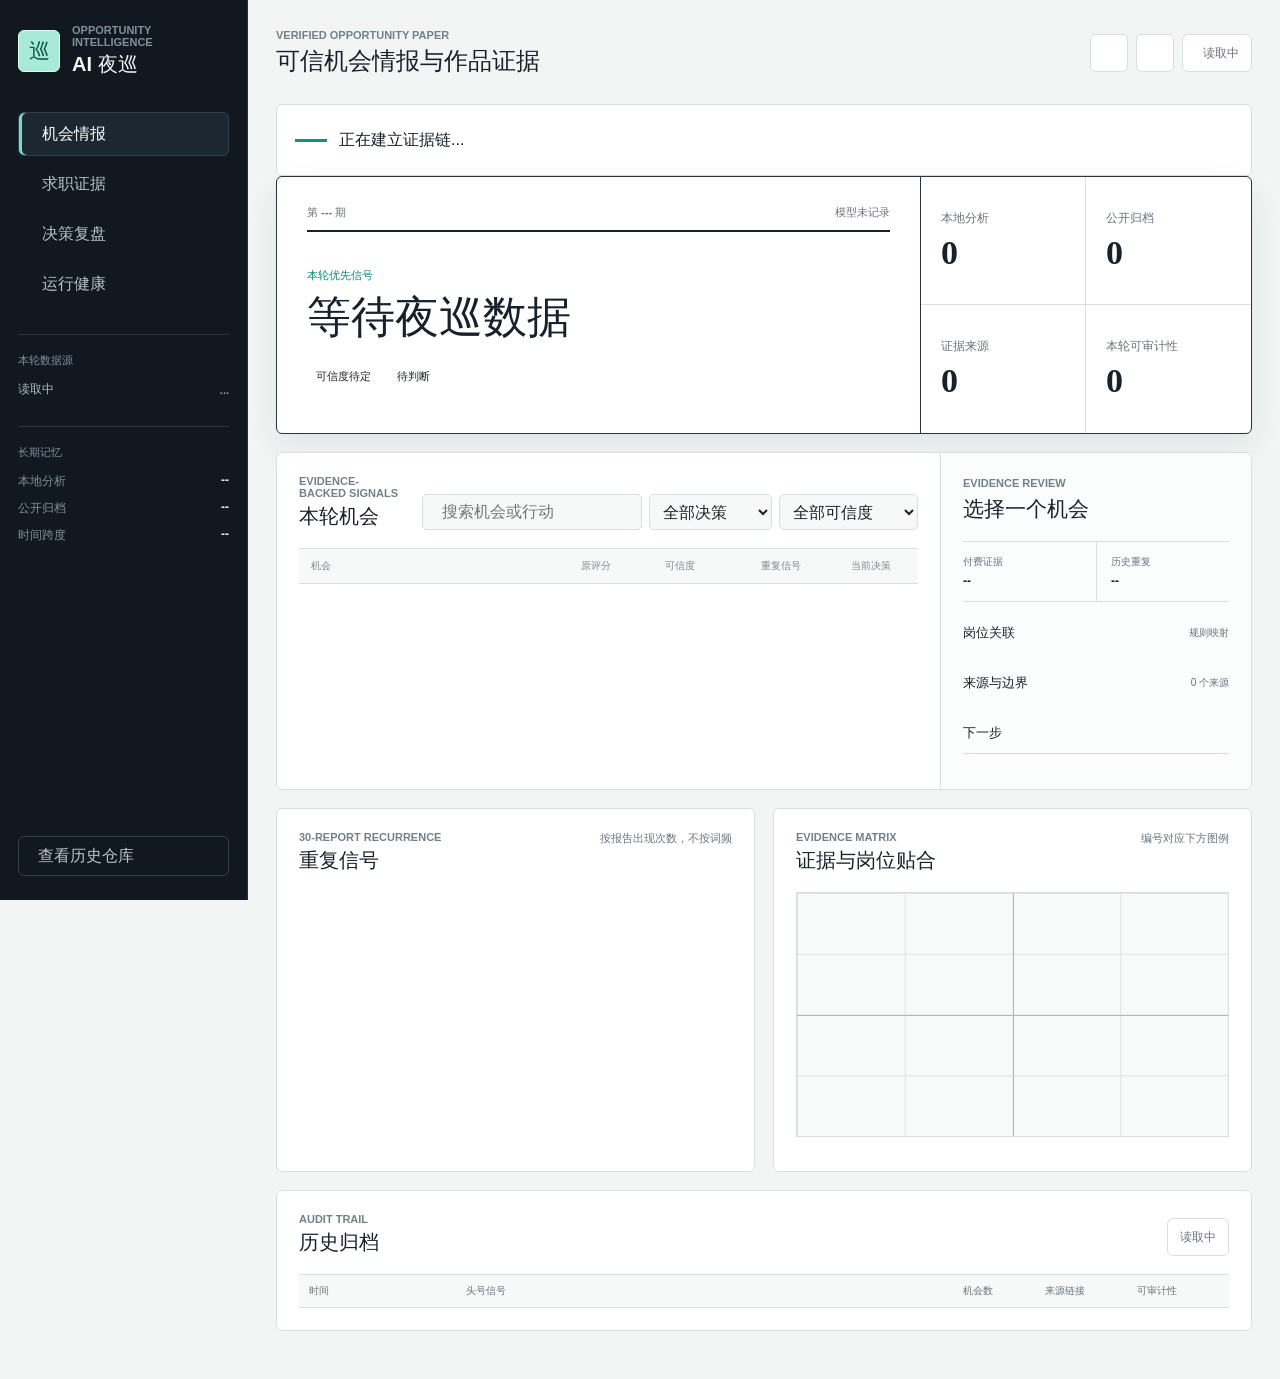
<file: index.html>
<!doctype html>
<html lang="zh-CN">
  <head>
    <meta charset="utf-8" />
    <meta http-equiv="refresh" content="0; url=./dashboard/" />
    <meta name="viewport" content="width=device-width, initial-scale=1" />
    <title>AI 夜巡</title>
  </head>
  <body>
    <p><a href="./dashboard/">进入 AI 夜巡仪表盘</a></p>
  </body>
</html>
</file>
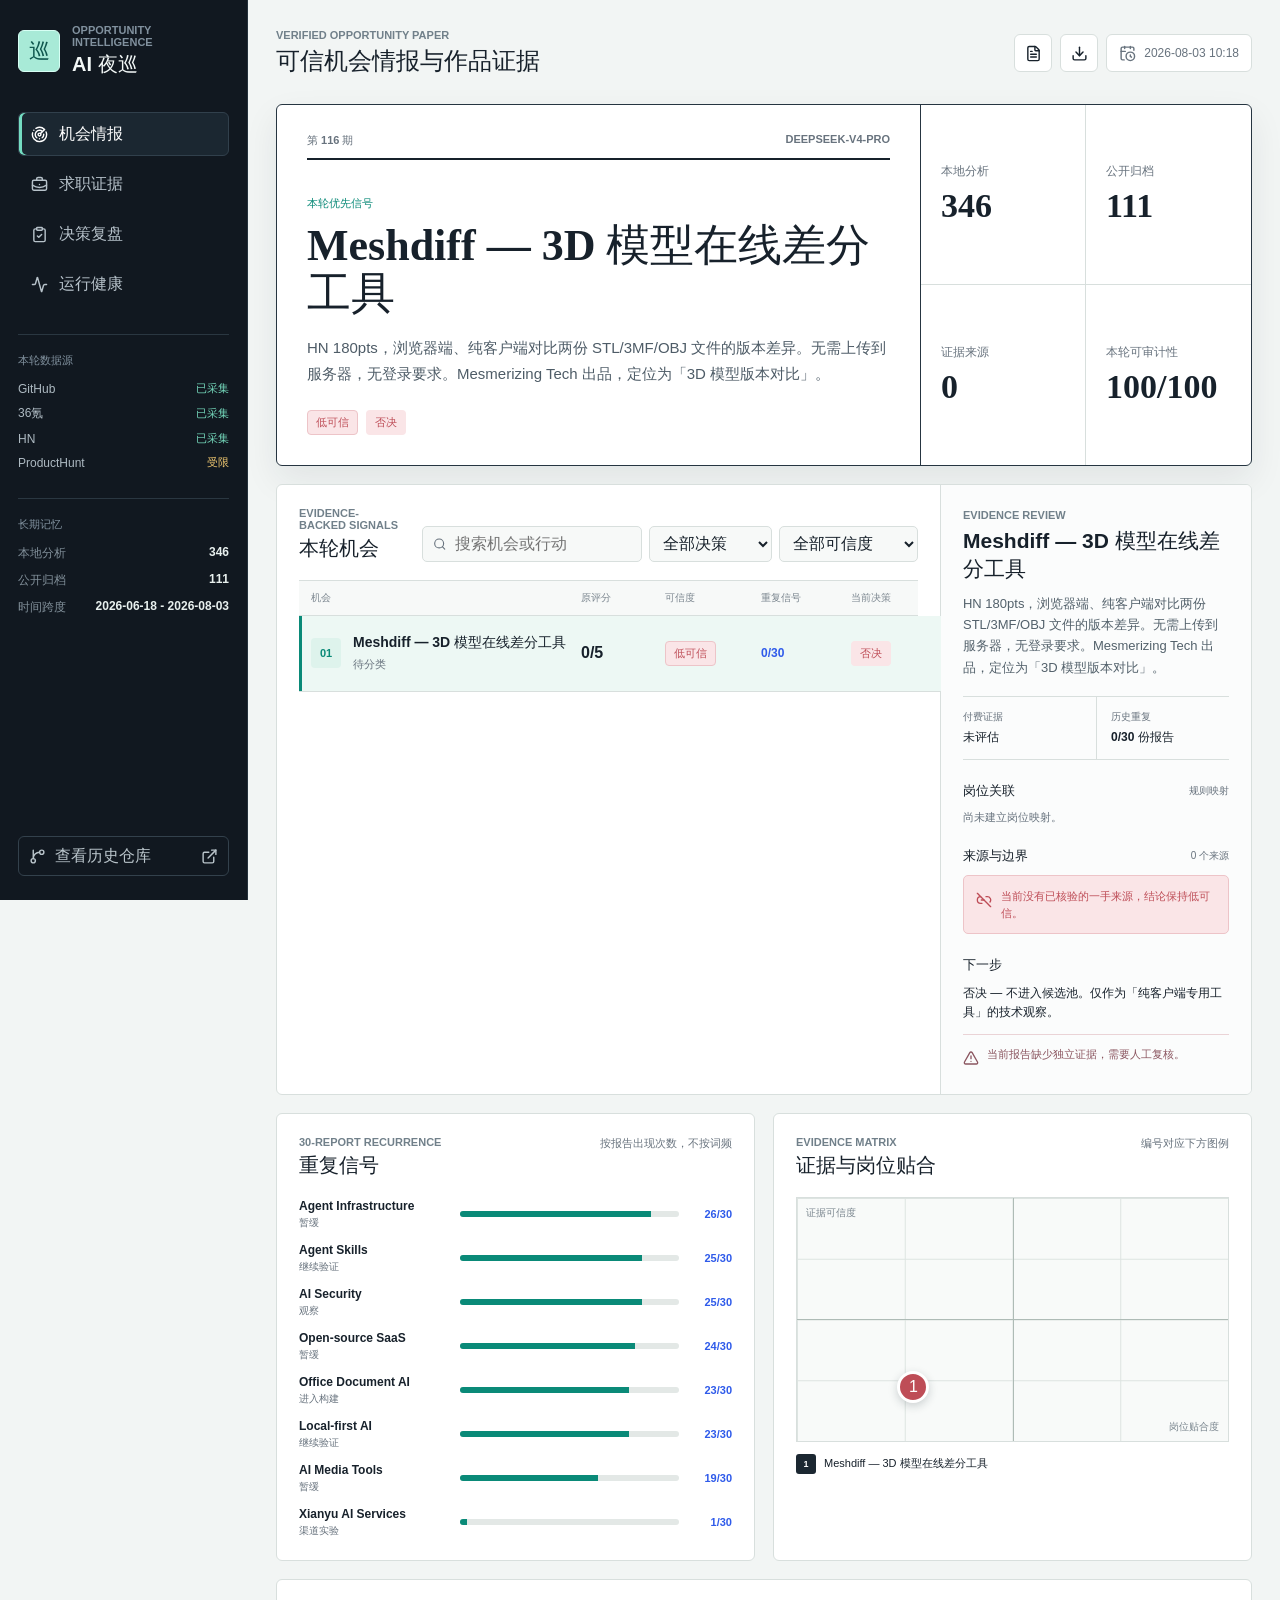
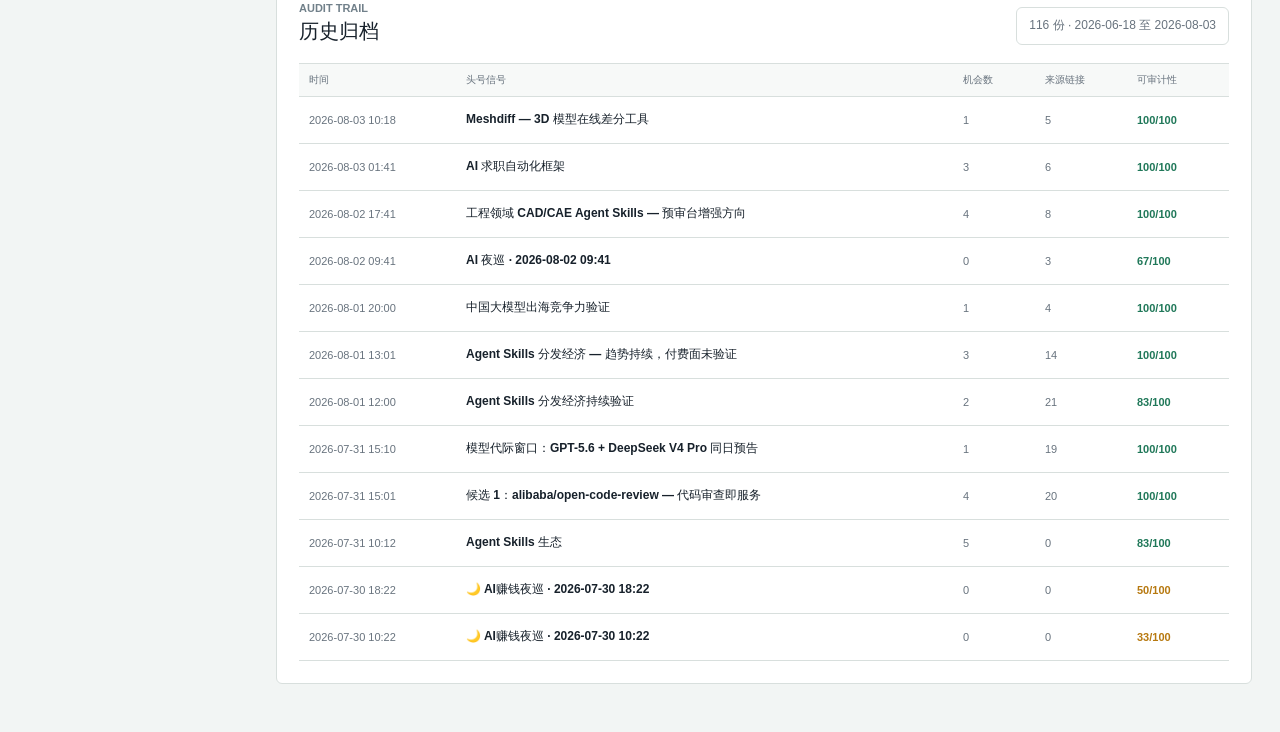
<file: dashboard/index.html>
<!doctype html>
<html lang="zh-CN">
  <head>
    <meta charset="utf-8" />
    <meta name="viewport" content="width=device-width, initial-scale=1" />
    <meta
      name="description"
      content="AI 夜巡：带来源、可信度、历史重复信号和求职证据的机会情报仪表盘。"
    />
    <title>AI 夜巡 · 可信机会情报</title>
    <link
      rel="icon"
      href="data:image/svg+xml,%3Csvg xmlns='http://www.w3.org/2000/svg' viewBox='0 0 64 64'%3E%3Crect width='64' height='64' rx='10' fill='%23111820'/%3E%3Ctext x='32' y='42' text-anchor='middle' font-size='31' font-family='Arial' fill='%2374ddc2'%3E巡%3C/text%3E%3C/svg%3E"
    />
    <link rel="stylesheet" href="./styles.css" />
    <script src="./vendor/lucide.min.js" defer></script>
    <script src="./app.js" defer></script>
  </head>
  <body>
    <div class="app-shell">
      <aside class="sidebar">
        <div class="brand">
          <div class="brand-mark" aria-hidden="true">巡</div>
          <div>
            <p class="eyebrow">Opportunity Intelligence</p>
            <h1>AI 夜巡</h1>
          </div>
        </div>

        <nav class="view-nav" aria-label="主视图">
          <button class="view-button is-active" type="button" data-view="overview">
            <i data-lucide="radar"></i>
            <span>机会情报</span>
          </button>
          <button class="view-button" type="button" data-view="career">
            <i data-lucide="briefcase-business"></i>
            <span>求职证据</span>
          </button>
          <button class="view-button" type="button" data-view="evaluation">
            <i data-lucide="clipboard-check"></i>
            <span>决策复盘</span>
          </button>
          <button class="view-button" type="button" data-view="health">
            <i data-lucide="activity"></i>
            <span>运行健康</span>
          </button>
        </nav>

        <section class="sidebar-section" aria-labelledby="sourceLabel">
          <p id="sourceLabel" class="panel-label">本轮数据源</p>
          <div id="sourceList" class="source-list">
            <div class="source-row"><span>读取中</span><strong>...</strong></div>
          </div>
        </section>

        <section class="sidebar-section system-summary" aria-labelledby="archiveLabel">
          <p id="archiveLabel" class="panel-label">长期记忆</p>
          <dl>
            <div>
              <dt>本地分析</dt>
              <dd id="sideLocalRuns">--</dd>
            </div>
            <div>
              <dt>公开归档</dt>
              <dd id="sidePublicRuns">--</dd>
            </div>
            <div>
              <dt>时间跨度</dt>
              <dd id="sideWindow">--</dd>
            </div>
          </dl>
        </section>

        <a
          class="repo-link"
          href="https://github.com/lantianbaicai/ai-night-patrol"
          target="_blank"
          rel="noreferrer"
        >
          <i data-lucide="git-branch"></i>
          <span>查看历史仓库</span>
          <i data-lucide="external-link"></i>
        </a>
      </aside>

      <main class="main">
        <header class="topbar">
          <div>
            <p class="eyebrow">Verified Opportunity Paper</p>
            <h2 id="pageTitle">可信机会情报与作品证据</h2>
          </div>
          <div class="topbar-actions">
            <a id="latestReportLink" class="icon-button" href="../reports/latest.md" title="查看原始报告">
              <i data-lucide="file-text"></i>
            </a>
            <button id="exportBrief" class="icon-button" type="button" title="导出当前简报">
              <i data-lucide="download"></i>
            </button>
            <div class="date-chip">
              <i data-lucide="calendar-clock"></i>
              <span id="reportDate">读取中</span>
            </div>
          </div>
        </header>

        <div id="loadingState" class="loading-state" role="status">
          <span class="loading-line"></span>
          <span>正在建立证据链...</span>
        </div>

        <section id="view-overview" class="view" data-view-panel="overview">
          <section class="lead-story" aria-labelledby="headlineTitle">
            <div class="lead-copy">
              <div class="lead-kicker">
                <span id="issueNumber">第 --- 期</span>
                <span id="modelName">模型未记录</span>
              </div>
              <p class="section-label">本轮优先信号</p>
              <h3 id="headlineTitle">等待夜巡数据</h3>
              <p id="headlineSummary" class="lead-summary"></p>
              <div class="lead-meta">
                <span id="headlineConfidence" class="status-badge">可信度待定</span>
                <span id="headlineDecision" class="decision-badge">待判断</span>
              </div>
            </div>
            <dl class="lead-stats">
              <div>
                <dt>本地分析</dt>
                <dd id="statLocalRuns">0</dd>
              </div>
              <div>
                <dt>公开归档</dt>
                <dd id="statPublicRuns">0</dd>
              </div>
              <div>
                <dt>证据来源</dt>
                <dd id="statEvidence">0</dd>
              </div>
              <div>
                <dt>本轮可审计性</dt>
                <dd id="statQuality">0</dd>
              </div>
            </dl>
          </section>

          <section class="opportunity-workspace">
            <div class="workspace-main">
              <div class="section-header">
                <div>
                  <p class="eyebrow">Evidence-backed Signals</p>
                  <h3>本轮机会</h3>
                </div>
                <div class="filters">
                  <label class="search-control">
                    <i data-lucide="search"></i>
                    <input id="searchInput" type="search" placeholder="搜索机会或行动" />
                  </label>
                  <select id="decisionFilter" aria-label="按决策筛选">
                    <option value="all">全部决策</option>
                    <option value="build">进入构建</option>
                    <option value="validate">继续验证</option>
                    <option value="hold">暂缓</option>
                    <option value="reject">否决</option>
                    <option value="research">待研究</option>
                  </select>
                  <select id="confidenceFilter" aria-label="按可信度筛选">
                    <option value="all">全部可信度</option>
                    <option value="high">高可信</option>
                    <option value="medium">中可信</option>
                    <option value="low">低可信</option>
                  </select>
                </div>
              </div>
              <div class="opportunity-head" aria-hidden="true">
                <span>机会</span>
                <span>原评分</span>
                <span>可信度</span>
                <span>重复信号</span>
                <span>当前决策</span>
              </div>
              <div id="opportunityList" class="opportunity-list"></div>
            </div>

            <aside class="detail-panel" aria-label="机会证据详情">
              <p class="eyebrow">Evidence Review</p>
              <h3 id="detailTitle">选择一个机会</h3>
              <p id="detailSignal" class="detail-summary"></p>

              <div class="detail-facts">
                <div>
                  <span>付费证据</span>
                  <strong id="detailPaid">--</strong>
                </div>
                <div>
                  <span>历史重复</span>
                  <strong id="detailRecurrence">--</strong>
                </div>
              </div>

              <section class="detail-block">
                <div class="minor-heading">
                  <h4>岗位关联</h4>
                  <span>规则映射</span>
                </div>
                <div id="roleFitList" class="role-fit-list"></div>
              </section>

              <section class="detail-block">
                <div class="minor-heading">
                  <h4>来源与边界</h4>
                  <span id="evidenceCount">0 个来源</span>
                </div>
                <div id="evidenceList" class="evidence-list"></div>
              </section>

              <section class="detail-block action-block">
                <div class="minor-heading"><h4>下一步</h4></div>
                <p id="detailAction"></p>
                <div class="risk-note">
                  <i data-lucide="triangle-alert"></i>
                  <span id="detailRisk"></span>
                </div>
              </section>
            </aside>
          </section>

          <section class="analysis-grid">
            <section class="analysis-panel">
              <div class="section-header compact">
                <div>
                  <p class="eyebrow">30-report Recurrence</p>
                  <h3>重复信号</h3>
                </div>
                <span class="helper-text">按报告出现次数，不按词频</span>
              </div>
              <div id="trendList" class="trend-list"></div>
            </section>

            <section class="analysis-panel">
              <div class="section-header compact">
                <div>
                  <p class="eyebrow">Evidence Matrix</p>
                  <h3>证据与岗位贴合</h3>
                </div>
                <span class="helper-text">编号对应下方图例</span>
              </div>
              <div id="evidenceMatrix" class="evidence-matrix" aria-label="证据与岗位贴合矩阵"></div>
              <div id="matrixLegend" class="matrix-legend"></div>
            </section>
          </section>

          <section class="history-section">
            <div class="section-header">
              <div>
                <p class="eyebrow">Audit Trail</p>
                <h3>历史归档</h3>
              </div>
              <span id="historyWindow" class="helper-chip">读取中</span>
            </div>
            <div class="history-head" aria-hidden="true">
              <span>时间</span>
              <span>头号信号</span>
              <span>机会数</span>
              <span>来源链接</span>
              <span>可审计性</span>
            </div>
            <div id="historyList" class="history-list"></div>
          </section>
        </section>

        <section id="view-career" class="view" data-view-panel="career" hidden>
          <section class="view-intro">
            <div>
              <p class="section-label">CAREER EVIDENCE</p>
              <h3>三条岗位线，逐项看证据</h3>
              <p>这里的完成度来自作品证据清单，不是模型根据关键词猜出来的“匹配率”。</p>
            </div>
            <div class="intro-note">
              <i data-lucide="target"></i>
              <span>目标：把每个“部分具备”和“缺口”变成可展示的运行证据。</span>
            </div>
          </section>
          <div id="careerRoleGrid" class="career-role-grid"></div>

          <section class="portfolio-section">
            <div class="section-header">
              <div>
                <p class="eyebrow">Portfolio Map</p>
                <h3>作品集闭环</h3>
              </div>
            </div>
            <div id="portfolioList" class="portfolio-list"></div>
          </section>
        </section>

        <section id="view-evaluation" class="view" data-view-panel="evaluation" hidden>
          <section class="view-intro">
            <div>
              <p class="section-label">PERSONAL DECISION LOOP</p>
              <h3>先判断适不适合你，再用结果推翻自己</h3>
              <p>个人匹配分与热点分分开计算。每条判断都进入 7 天、30 天复核，不用事后叙事替代验证。</p>
            </div>
            <div class="intro-note">
              <i data-lucide="history"></i>
              <span id="evaluationNextReview">读取下一次复核日期...</span>
            </div>
          </section>

          <section class="profile-band" aria-labelledby="profileName">
            <div class="profile-identity">
              <p class="eyebrow">Opportunity Profile</p>
              <h3 id="profileName">读取个人机会画像...</h3>
              <strong id="profileRole">--</strong>
            </div>
            <div class="profile-goal">
              <span>当前目标</span>
              <p id="profileGoal">--</p>
              <div id="profileConstraints" class="profile-constraints"></div>
            </div>
            <div class="profile-assets">
              <span>可复用资产</span>
              <div id="profileAssets" class="profile-asset-list"></div>
            </div>
          </section>

          <div class="decision-workspace">
            <section class="fit-section">
              <div class="section-header">
                <div>
                  <p class="eyebrow">Personal Fit</p>
                  <h3>本轮机会，与你的距离</h3>
                </div>
                <p class="helper-text">总分由资产、能力、渠道、证据四项加权，计算过程可展开核对。</p>
              </div>
              <div id="personalFitList" class="personal-fit-list"></div>
            </section>

            <section class="review-section">
              <div class="section-header">
                <div>
                  <p class="eyebrow">7 / 30 Day Review</p>
                  <h3>判断复核队列</h3>
                </div>
                <p id="reviewHonestyNote" class="helper-text">尚未记录真实结果。</p>
              </div>
              <div id="reviewSummary" class="review-summary"></div>
              <div id="reviewQueue" class="review-queue"></div>
            </section>
          </div>

          <section class="evaluation-summary" aria-label="决策账本摘要">
            <div>
              <span>总判断</span>
              <strong id="evaluationTotal">--</strong>
            </div>
            <div>
              <span>验证中</span>
              <strong id="evaluationActive">--</strong>
            </div>
            <div>
              <span>已证实</span>
              <strong id="evaluationValidated">--</strong>
            </div>
            <div>
              <span>已否决</span>
              <strong id="evaluationRejected">--</strong>
            </div>
            <div>
              <span>外部证据</span>
              <strong id="evaluationExternal">--</strong>
            </div>
          </section>

          <div class="ledger-layout">
            <section class="ledger-section">
              <div class="section-header">
                <div>
                  <p class="eyebrow">Open Hypotheses</p>
                  <h3>从信号到结果</h3>
                </div>
                <p class="helper-text">进度表示检查点完成度，不代表商业成功率。</p>
              </div>
              <div id="ledgerList" class="ledger-list"></div>
            </section>

            <aside class="ledger-rules" aria-labelledby="ledgerRulesTitle">
              <p class="eyebrow">Evaluation Rules</p>
              <h3 id="ledgerRulesTitle">验证纪律</h3>
              <ol id="ledgerRuleList"></ol>
              <p class="ledger-boundary">
                <i data-lucide="shield-check"></i>
                <span>外部用户、收入和准确率均需单独证据，不能由运行次数推导。</span>
              </p>
            </aside>
          </div>
        </section>

        <section id="view-health" class="view" data-view-panel="health" hidden>
          <section class="view-intro">
            <div>
              <p class="section-label">RUN HEALTH</p>
              <h3>不是“生成成功”，而是可验证地完成</h3>
              <p>发布、来源、解析、历史和凭据状态都要有明确证据。</p>
            </div>
          </section>

          <div class="health-grid">
            <section class="health-panel">
              <div class="section-header compact">
                <div>
                  <p class="eyebrow">Latest Report</p>
                  <h3>本轮质量门</h3>
                </div>
                <strong id="healthQualityScore" class="large-score">--</strong>
              </div>
              <div id="qualityChecks" class="check-list"></div>
            </section>

            <section class="health-panel">
              <div class="section-header compact">
                <div>
                  <p class="eyebrow">Publish Safety</p>
                  <h3>发布与凭据</h3>
                </div>
                <span id="securityStatus" class="status-badge">读取中</span>
              </div>
              <dl id="securityFacts" class="health-facts"></dl>
            </section>

            <section class="health-panel">
              <div class="section-header compact">
                <div>
                  <p class="eyebrow">Source Coverage</p>
                  <h3>来源状态</h3>
                </div>
              </div>
              <div id="healthSources" class="check-list"></div>
            </section>

            <section class="health-panel methodology-panel">
              <div class="section-header compact">
                <div>
                  <p class="eyebrow">Methodology</p>
                  <h3>可信度怎么读</h3>
                </div>
              </div>
              <p id="methodologyNote"></p>
              <dl id="confidenceGuide" class="confidence-guide"></dl>
            </section>
          </div>
        </section>

        <div id="errorState" class="error-state" hidden>
          <i data-lucide="circle-alert"></i>
          <div>
            <strong>数据读取失败</strong>
            <p id="errorMessage">请通过本地 HTTP 服务或 GitHub Pages 打开仪表盘。</p>
          </div>
        </div>
      </main>
    </div>
  </body>
</html>
</file>
<file: dashboard/styles.css>
:root {
  color-scheme: light;
  --ink: #17212b;
  --muted: #68737e;
  --paper: #f2f5f4;
  --surface: #ffffff;
  --surface-soft: #f7f9f8;
  --line: #d8dfdd;
  --line-dark: #263541;
  --nav: #111820;
  --nav-soft: #1b2731;
  --teal: #0a8a78;
  --teal-soft: #def3ec;
  --blue: #2f5bea;
  --blue-soft: #e8edff;
  --amber: #b77910;
  --amber-soft: #fff1cf;
  --red: #be4d57;
  --red-soft: #fae5e7;
  --green: #207859;
  --green-soft: #def2e9;
  --shadow: 0 14px 34px rgba(25, 39, 50, 0.08);
  font-family:
    Inter, "Segoe UI", "PingFang SC", "Microsoft YaHei", Arial, sans-serif;
  font-synthesis: none;
}

* {
  box-sizing: border-box;
}

html {
  min-width: 320px;
  background: var(--paper);
}

body {
  margin: 0;
  color: var(--ink);
  background: var(--paper);
}

button,
input,
select {
  font: inherit;
  letter-spacing: 0;
}

button,
a {
  -webkit-tap-highlight-color: transparent;
}

a {
  color: inherit;
}

[hidden] {
  display: none !important;
}

.app-shell {
  display: grid;
  grid-template-columns: 248px minmax(0, 1fr);
  min-height: 100vh;
}

.sidebar {
  position: sticky;
  top: 0;
  align-self: start;
  display: flex;
  flex-direction: column;
  min-height: 100vh;
  padding: 24px 18px;
  color: #f3f8f7;
  background: var(--nav);
  border-right: 1px solid #25323c;
}

.brand {
  display: flex;
  align-items: center;
  gap: 12px;
  min-height: 52px;
}

.brand-mark {
  display: grid;
  width: 42px;
  height: 42px;
  place-items: center;
  flex: 0 0 42px;
  color: #0f574e;
  font-size: 21px;
  font-weight: 800;
  background: #a8ead7;
  border: 1px solid #d7fff4;
  border-radius: 6px;
}

.brand h1,
.topbar h2,
.section-header h3,
.view-intro h3,
.lead-story h3,
.detail-panel h3,
.career-role h3 {
  margin: 0;
  letter-spacing: 0;
}

.brand h1 {
  margin-top: 3px;
  font-size: 20px;
}

.eyebrow,
.section-label,
.panel-label {
  margin: 0;
  color: #71808a;
  font-size: 11px;
  font-weight: 800;
  letter-spacing: 0;
  text-transform: uppercase;
}

.sidebar .eyebrow,
.sidebar .panel-label {
  color: #81919e;
}

.view-nav {
  display: grid;
  gap: 6px;
  margin-top: 34px;
}

.view-button {
  display: flex;
  align-items: center;
  gap: 11px;
  width: 100%;
  min-height: 44px;
  padding: 0 12px;
  color: #b7c2ca;
  background: transparent;
  border: 1px solid transparent;
  border-radius: 6px;
  cursor: pointer;
  text-align: left;
}

.view-button svg,
.repo-link svg {
  width: 17px;
  height: 17px;
  flex: 0 0 17px;
}

.view-button:hover,
.view-button.is-active {
  color: #ffffff;
  background: var(--nav-soft);
  border-color: #31404c;
}

.view-button.is-active {
  box-shadow: inset 3px 0 0 #74ddc2;
}

.sidebar-section {
  margin-top: 28px;
  padding-top: 18px;
  border-top: 1px solid #2a3741;
}

.source-list {
  display: grid;
  gap: 9px;
  margin-top: 13px;
}

.source-row {
  display: flex;
  align-items: center;
  justify-content: space-between;
  gap: 12px;
  color: #aebac2;
  font-size: 12px;
}

.source-row strong {
  color: #93a0aa;
  font-size: 11px;
}

.source-row .source-ok {
  color: #75d9bc;
}

.source-row .source-warn {
  color: #f2c971;
}

.system-summary dl {
  display: grid;
  gap: 10px;
  margin: 13px 0 0;
}

.system-summary dl div {
  display: flex;
  justify-content: space-between;
  gap: 12px;
}

.system-summary dt {
  color: #82909a;
  font-size: 12px;
}

.system-summary dd {
  margin: 0;
  color: #e8f0ee;
  font-size: 12px;
  font-weight: 700;
  text-align: right;
}

.repo-link {
  display: flex;
  align-items: center;
  gap: 9px;
  min-height: 40px;
  margin-top: auto;
  padding: 0 10px;
  color: #b9c4ca;
  border: 1px solid #33414c;
  border-radius: 6px;
  text-decoration: none;
}

.repo-link span {
  flex: 1;
}

.repo-link:hover {
  color: #ffffff;
  border-color: #74ddc2;
}

.main {
  min-width: 0;
  padding: 24px 28px 48px;
}

.topbar {
  display: flex;
  align-items: center;
  justify-content: space-between;
  gap: 20px;
  min-height: 58px;
  margin-bottom: 22px;
}

.topbar h2 {
  margin-top: 4px;
  font-size: 24px;
}

.topbar-actions {
  display: flex;
  align-items: center;
  gap: 8px;
}

.icon-button {
  display: grid;
  width: 38px;
  height: 38px;
  place-items: center;
  color: var(--ink);
  background: var(--surface);
  border: 1px solid var(--line);
  border-radius: 6px;
  cursor: pointer;
  text-decoration: none;
}

.icon-button:hover {
  color: var(--teal);
  border-color: var(--teal);
}

.icon-button svg,
.date-chip svg {
  width: 17px;
  height: 17px;
}

.date-chip,
.helper-chip {
  display: inline-flex;
  align-items: center;
  gap: 8px;
  min-height: 38px;
  padding: 0 12px;
  color: var(--muted);
  background: var(--surface);
  border: 1px solid var(--line);
  border-radius: 6px;
  font-size: 12px;
}

.loading-state,
.error-state {
  display: flex;
  align-items: center;
  gap: 12px;
  min-height: 72px;
  padding: 18px;
  background: var(--surface);
  border: 1px solid var(--line);
  border-radius: 6px;
}

.loading-line {
  width: 32px;
  height: 3px;
  background: var(--teal);
  animation: pulse 1.2s infinite ease-in-out;
}

@keyframes pulse {
  50% {
    opacity: 0.3;
  }
}

.error-state {
  color: var(--red);
}

.error-state svg {
  width: 24px;
}

.error-state strong,
.error-state p {
  margin: 0;
}

.error-state p {
  margin-top: 3px;
  color: var(--muted);
}

.view {
  display: grid;
  gap: 18px;
}

.lead-story {
  display: grid;
  grid-template-columns: minmax(0, 1.7fr) minmax(330px, 0.8fr);
  overflow: hidden;
  background: var(--surface);
  border: 1px solid var(--line-dark);
  border-radius: 6px;
  box-shadow: var(--shadow);
}

.lead-copy {
  min-width: 0;
  padding: 28px 30px 30px;
  border-right: 1px solid var(--line-dark);
}

.lead-kicker {
  display: flex;
  justify-content: space-between;
  gap: 12px;
  margin-bottom: 36px;
  padding-bottom: 10px;
  color: var(--muted);
  border-bottom: 2px solid var(--ink);
  font-size: 11px;
  font-weight: 700;
  text-transform: uppercase;
}

.section-label {
  color: var(--teal);
}

.lead-story h3 {
  max-width: 850px;
  margin-top: 11px;
  font-family: Georgia, "Noto Serif SC", serif;
  font-size: 44px;
  font-weight: 700;
  line-height: 1.08;
  overflow-wrap: anywhere;
}

.lead-summary {
  max-width: 900px;
  margin: 18px 0 0;
  color: #4e5c67;
  font-size: 15px;
  line-height: 1.75;
}

.lead-meta {
  display: flex;
  flex-wrap: wrap;
  gap: 8px;
  margin-top: 22px;
}

.lead-stats {
  display: grid;
  grid-template-columns: repeat(2, minmax(0, 1fr));
  margin: 0;
}

.lead-stats div {
  display: flex;
  min-height: 128px;
  flex-direction: column;
  justify-content: center;
  padding: 20px;
  border-right: 1px solid var(--line);
  border-bottom: 1px solid var(--line);
}

.lead-stats div:nth-child(even) {
  border-right: 0;
}

.lead-stats div:nth-last-child(-n + 2) {
  border-bottom: 0;
}

.lead-stats dt {
  color: var(--muted);
  font-size: 12px;
}

.lead-stats dd {
  margin: 7px 0 0;
  font-family: Georgia, serif;
  font-size: 34px;
  font-weight: 700;
}

.status-badge,
.decision-badge,
.portfolio-status {
  display: inline-flex;
  align-items: center;
  width: fit-content;
  min-height: 25px;
  padding: 0 8px;
  border: 1px solid transparent;
  border-radius: 4px;
  font-size: 11px;
  font-style: normal;
  font-weight: 800;
  white-space: nowrap;
}

.status-badge.high {
  color: var(--green);
  background: var(--green-soft);
  border-color: #b8dfcf;
}

.status-badge.medium {
  color: #296098;
  background: var(--blue-soft);
  border-color: #c7d3fb;
}

.status-badge.low {
  color: var(--red);
  background: var(--red-soft);
  border-color: #edc4c8;
}

.decision-badge.build {
  color: var(--green);
  background: var(--green-soft);
  border-color: #b8dfcf;
}

.decision-badge.validate {
  color: #245ca1;
  background: var(--blue-soft);
  border-color: #c7d3fb;
}

.decision-badge.hold,
.decision-badge.observe,
.decision-badge.channel {
  color: var(--amber);
  background: var(--amber-soft);
  border-color: #ecd69e;
}

.decision-badge.reject {
  color: var(--red);
  background: var(--red-soft);
}

.decision-badge.research {
  color: var(--muted);
  background: #edf0ef;
  border-color: var(--line);
}

.opportunity-workspace {
  display: grid;
  grid-template-columns: minmax(0, 1.65fr) minmax(310px, 0.75fr);
  overflow: hidden;
  background: var(--surface);
  border: 1px solid var(--line);
  border-radius: 6px;
}

.workspace-main {
  min-width: 0;
  padding: 22px;
  border-right: 1px solid var(--line);
}

.section-header {
  display: flex;
  align-items: flex-end;
  justify-content: space-between;
  gap: 18px;
}

.section-header.compact {
  align-items: flex-start;
}

.section-header h3 {
  margin-top: 4px;
  font-size: 20px;
}

.filters {
  display: flex;
  align-items: center;
  gap: 7px;
}

.search-control {
  display: flex;
  align-items: center;
  min-width: 220px;
  height: 36px;
  gap: 7px;
  padding: 0 10px;
  background: var(--surface-soft);
  border: 1px solid var(--line);
  border-radius: 5px;
}

.search-control svg {
  width: 15px;
  color: var(--muted);
}

.search-control input {
  width: 100%;
  min-width: 0;
  color: var(--ink);
  background: transparent;
  border: 0;
  outline: 0;
}

.filters select {
  height: 36px;
  padding: 0 28px 0 9px;
  color: var(--ink);
  background: var(--surface-soft);
  border: 1px solid var(--line);
  border-radius: 5px;
}

.opportunity-head,
.opportunity-row {
  display: grid;
  grid-template-columns: minmax(260px, 1.8fr) 74px 86px 80px 92px;
  align-items: center;
  gap: 10px;
}

.opportunity-head {
  min-height: 36px;
  margin-top: 18px;
  padding: 0 12px;
  color: #7b868f;
  background: var(--surface-soft);
  border-top: 1px solid var(--line);
  border-bottom: 1px solid var(--line);
  font-size: 10px;
  font-weight: 800;
  text-transform: uppercase;
}

.opportunity-list {
  display: grid;
}

.opportunity-row {
  width: 100%;
  min-height: 76px;
  padding: 10px 12px;
  color: var(--ink);
  background: transparent;
  border: 0;
  border-bottom: 1px solid var(--line);
  cursor: pointer;
  text-align: left;
}

.opportunity-row:hover {
  background: #f5f9f7;
}

.opportunity-row.is-selected {
  background: #edf8f4;
  box-shadow: inset 3px 0 0 var(--teal);
}

.opportunity-name {
  display: flex;
  align-items: center;
  gap: 12px;
  min-width: 0;
}

.opportunity-name > b {
  display: grid;
  width: 30px;
  height: 30px;
  place-items: center;
  flex: 0 0 30px;
  color: var(--teal);
  background: var(--teal-soft);
  border-radius: 4px;
  font-size: 11px;
}

.opportunity-name > span {
  min-width: 0;
}

.opportunity-name strong,
.opportunity-name small {
  display: block;
  overflow-wrap: anywhere;
}

.opportunity-name strong {
  font-size: 14px;
}

.opportunity-name small {
  margin-top: 5px;
  color: var(--muted);
  font-size: 11px;
}

.score-cell {
  font-weight: 800;
}

.recurrence-cell {
  color: var(--blue);
  font-size: 12px;
  font-weight: 800;
}

.empty-state {
  display: grid;
  min-height: 110px;
  place-items: center;
  color: var(--muted);
  border-bottom: 1px solid var(--line);
}

.detail-panel {
  min-width: 0;
  padding: 24px 22px;
  background: #fbfcfc;
}

.detail-panel h3 {
  margin-top: 6px;
  font-size: 21px;
  overflow-wrap: anywhere;
}

.detail-summary {
  margin: 10px 0 0;
  color: #53616b;
  font-size: 13px;
  line-height: 1.65;
}

.detail-facts {
  display: grid;
  grid-template-columns: repeat(2, minmax(0, 1fr));
  margin-top: 18px;
  border-top: 1px solid var(--line);
  border-bottom: 1px solid var(--line);
}

.detail-facts div {
  padding: 13px 8px 13px 0;
}

.detail-facts div + div {
  padding-left: 14px;
  border-left: 1px solid var(--line);
}

.detail-facts span,
.detail-facts strong {
  display: block;
}

.detail-facts span {
  color: var(--muted);
  font-size: 10px;
}

.detail-facts strong {
  margin-top: 5px;
  font-size: 12px;
}

.detail-block {
  margin-top: 22px;
}

.minor-heading {
  display: flex;
  align-items: center;
  justify-content: space-between;
  gap: 12px;
  margin-bottom: 10px;
}

.minor-heading h4 {
  margin: 0;
  font-size: 13px;
}

.minor-heading span {
  color: var(--muted);
  font-size: 10px;
}

.role-fit-list {
  display: grid;
  gap: 9px;
}

.role-fit-row {
  display: grid;
  grid-template-columns: 112px minmax(50px, 1fr) 26px;
  align-items: center;
  gap: 8px;
  font-size: 11px;
}

.role-fit-row strong {
  color: var(--teal);
  text-align: right;
}

.fit-track,
.trend-track {
  overflow: hidden;
  height: 6px;
  background: #e3e8e6;
  border-radius: 3px;
}

.fit-track span,
.trend-track span {
  display: block;
  height: 100%;
  background: var(--teal);
}

.evidence-list {
  display: grid;
  gap: 9px;
}

.evidence-item {
  padding: 10px 0 12px;
  border-top: 1px solid var(--line);
}

.evidence-item a {
  display: flex;
  align-items: center;
  justify-content: space-between;
  gap: 10px;
  color: var(--blue);
  font-size: 12px;
  font-weight: 800;
  text-decoration: none;
}

.evidence-item a svg {
  width: 14px;
  flex: 0 0 14px;
}

.evidence-item p {
  margin: 8px 0 0;
  color: #4e5b64;
  font-size: 11px;
  line-height: 1.55;
}

.evidence-item .boundary {
  color: #88535a;
}

.missing-evidence {
  display: flex;
  align-items: flex-start;
  gap: 9px;
  padding: 12px;
  color: var(--red);
  background: var(--red-soft);
  border: 1px solid #edc4c8;
  border-radius: 5px;
  font-size: 11px;
  line-height: 1.5;
}

.missing-evidence svg,
.risk-note svg {
  width: 16px;
  flex: 0 0 16px;
}

.action-block > p {
  margin: 0;
  font-size: 12px;
  line-height: 1.6;
}

.risk-note {
  display: flex;
  align-items: flex-start;
  gap: 8px;
  margin-top: 11px;
  padding-top: 11px;
  color: #8b5660;
  border-top: 1px solid #ead3d6;
  font-size: 11px;
  line-height: 1.55;
}

.analysis-grid {
  display: grid;
  grid-template-columns: repeat(2, minmax(0, 1fr));
  gap: 18px;
}

.analysis-panel,
.history-section,
.portfolio-section,
.health-panel {
  min-width: 0;
  padding: 22px;
  background: var(--surface);
  border: 1px solid var(--line);
  border-radius: 6px;
}

.helper-text {
  color: var(--muted);
  font-size: 11px;
}

.trend-list {
  display: grid;
  gap: 13px;
  margin-top: 20px;
}

.trend-row {
  display: grid;
  grid-template-columns: 150px minmax(90px, 1fr) 42px;
  align-items: center;
  gap: 11px;
}

.trend-row > span strong,
.trend-row > span small {
  display: block;
}

.trend-row > span strong {
  font-size: 12px;
}

.trend-row > span small {
  margin-top: 3px;
  color: var(--muted);
  font-size: 10px;
}

.trend-row > b {
  color: var(--blue);
  font-size: 11px;
  text-align: right;
}

.evidence-matrix {
  position: relative;
  height: 245px;
  margin-top: 18px;
  overflow: hidden;
  background-color: #f8faf9;
  background-image:
    linear-gradient(#dde4e1 1px, transparent 1px),
    linear-gradient(90deg, #dde4e1 1px, transparent 1px);
  background-size: 25% 25%;
  border: 1px solid var(--line);
}

.evidence-matrix::before,
.evidence-matrix::after {
  position: absolute;
  content: "";
  background: #aebbb6;
}

.evidence-matrix::before {
  top: 50%;
  left: 0;
  width: 100%;
  height: 1px;
}

.evidence-matrix::after {
  top: 0;
  left: 50%;
  width: 1px;
  height: 100%;
}

.matrix-y-label,
.matrix-x-label {
  position: absolute;
  z-index: 1;
  color: #79858e;
  font-size: 10px;
  font-weight: 800;
}

.matrix-y-label {
  top: 8px;
  left: 9px;
}

.matrix-x-label {
  right: 9px;
  bottom: 7px;
}

.matrix-dot {
  position: absolute;
  z-index: 2;
  left: var(--matrix-x);
  bottom: var(--matrix-y);
  display: grid;
  width: 32px;
  height: 32px;
  place-items: center;
  color: #ffffff;
  border: 3px solid #ffffff;
  border-radius: 50%;
  box-shadow: 0 3px 10px rgba(24, 38, 49, 0.2);
  cursor: pointer;
  transform: translate(-50%, 50%);
}

.matrix-dot.high {
  background: var(--green);
}

.matrix-dot.medium {
  background: var(--blue);
}

.matrix-dot.low {
  background: var(--red);
}

.matrix-legend {
  display: grid;
  grid-template-columns: repeat(2, minmax(0, 1fr));
  gap: 7px 12px;
  margin-top: 12px;
}

.matrix-legend button {
  display: flex;
  align-items: center;
  gap: 8px;
  padding: 0;
  color: var(--ink);
  background: transparent;
  border: 0;
  cursor: pointer;
  text-align: left;
}

.matrix-legend b {
  display: grid;
  width: 20px;
  height: 20px;
  place-items: center;
  flex: 0 0 20px;
  color: #ffffff;
  background: var(--nav-soft);
  border-radius: 3px;
  font-size: 9px;
}

.matrix-legend span {
  min-width: 0;
  font-size: 11px;
  overflow-wrap: anywhere;
}

.history-head,
.history-row {
  display: grid;
  grid-template-columns: 145px minmax(240px, 1fr) 70px 80px 82px;
  align-items: center;
  gap: 12px;
}

.history-head {
  min-height: 34px;
  margin-top: 18px;
  padding: 0 10px;
  color: var(--muted);
  background: var(--surface-soft);
  border-top: 1px solid var(--line);
  border-bottom: 1px solid var(--line);
  font-size: 10px;
  font-weight: 800;
}

.history-list {
  display: grid;
}

.history-row {
  min-height: 47px;
  padding: 7px 10px;
  border-bottom: 1px solid var(--line);
  text-decoration: none;
}

.history-row:hover {
  background: #f5f9f7;
}

.history-row time,
.history-row span {
  color: var(--muted);
  font-size: 11px;
}

.history-row strong {
  min-width: 0;
  font-size: 12px;
  overflow-wrap: anywhere;
}

.history-row .quality-value {
  color: var(--green);
  font-weight: 800;
}

.history-row .quality-value.warn {
  color: var(--amber);
}

.view-intro {
  display: flex;
  align-items: flex-end;
  justify-content: space-between;
  gap: 24px;
  min-height: 154px;
  padding: 30px;
  color: #f5f8f7;
  background: var(--nav);
  border-radius: 6px;
}

.view-intro h3 {
  margin-top: 8px;
  font-size: 30px;
}

.view-intro p {
  max-width: 720px;
  margin: 10px 0 0;
  color: #b9c4ca;
  line-height: 1.65;
}

.intro-note {
  display: flex;
  align-items: flex-start;
  gap: 10px;
  max-width: 340px;
  padding-left: 18px;
  color: #d9e4e1;
  border-left: 2px solid #74ddc2;
  font-size: 12px;
  line-height: 1.6;
}

.intro-note svg {
  width: 18px;
  flex: 0 0 18px;
}

.career-role-grid {
  display: grid;
  grid-template-columns: repeat(3, minmax(0, 1fr));
  gap: 18px;
}

.career-role {
  min-width: 0;
  background: var(--surface);
  border: 1px solid var(--line);
  border-radius: 6px;
}

.career-role header {
  display: flex;
  align-items: flex-start;
  justify-content: space-between;
  gap: 16px;
  padding: 20px;
  border-bottom: 1px solid var(--line);
}

.career-role header p {
  margin: 0 0 7px;
  color: var(--muted);
  font-size: 10px;
  overflow-wrap: anywhere;
}

.career-role h3 {
  font-size: 18px;
}

.readiness {
  display: grid;
  width: 58px;
  min-height: 58px;
  place-items: center;
  flex: 0 0 58px;
  background: var(--teal-soft);
  border: 1px solid #b8dfcf;
  border-radius: 5px;
}

.readiness strong {
  color: var(--teal);
  font-size: 20px;
}

.readiness span {
  margin-top: -7px;
  color: #43766b;
  font-size: 8px;
}

.role-counts {
  display: flex;
  flex-wrap: wrap;
  gap: 7px;
  padding: 13px 20px;
  background: var(--surface-soft);
  border-bottom: 1px solid var(--line);
}

.role-counts span {
  font-size: 10px;
  font-weight: 700;
}

.role-counts .proved {
  color: var(--green);
}

.role-counts .partial {
  color: var(--amber);
}

.role-counts .gap {
  color: var(--red);
}

.criteria-list {
  padding: 6px 20px 14px;
}

.criterion {
  display: grid;
  grid-template-columns: 20px minmax(0, 1fr) auto;
  align-items: flex-start;
  gap: 8px;
  padding: 13px 0;
  border-bottom: 1px solid var(--line);
}

.criterion:last-child {
  border-bottom: 0;
}

.criterion svg {
  width: 17px;
  height: 17px;
}

.criterion.proved svg {
  color: var(--green);
}

.criterion.partial svg {
  color: var(--amber);
}

.criterion.gap svg {
  color: var(--red);
}

.criterion strong,
.criterion small {
  display: block;
}

.criterion strong {
  font-size: 12px;
}

.criterion small {
  margin-top: 5px;
  color: var(--muted);
  font-size: 10px;
  line-height: 1.5;
}

.criterion em {
  color: var(--muted);
  font-size: 9px;
  font-style: normal;
  font-weight: 800;
  white-space: nowrap;
}

.portfolio-list {
  display: grid;
  margin-top: 16px;
}

.portfolio-row {
  display: grid;
  grid-template-columns: 210px minmax(240px, 0.8fr) minmax(300px, 1.4fr);
  align-items: center;
  gap: 20px;
  min-height: 74px;
  padding: 12px 4px;
  border-bottom: 1px solid var(--line);
}

.portfolio-row h4 {
  margin: 6px 0 0;
  font-size: 14px;
}

.portfolio-status.active {
  color: #245ca1;
  background: var(--blue-soft);
  border-color: #c7d3fb;
}

.portfolio-status.tested {
  color: var(--green);
  background: var(--green-soft);
  border-color: #b8dfcf;
}

.portfolio-status.demo {
  color: var(--amber);
  background: var(--amber-soft);
  border-color: #ecd69e;
}

.portfolio-status.paused {
  color: var(--muted);
  background: var(--surface-soft);
  border-color: var(--line);
}

.portfolio-roles {
  display: flex;
  flex-wrap: wrap;
  gap: 6px;
}

.portfolio-roles span {
  padding: 4px 7px;
  color: #46545e;
  background: #edf1f0;
  border-radius: 3px;
  font-size: 10px;
}

.portfolio-row p {
  margin: 0;
  color: var(--muted);
  font-size: 12px;
  line-height: 1.55;
}

.profile-band {
  display: grid;
  grid-template-columns: 230px minmax(280px, 1fr) 300px;
  margin: 18px 0 22px;
  overflow: hidden;
  border: 1px solid var(--line-dark);
  border-top: 4px solid var(--teal);
  border-radius: 6px;
  background: var(--surface);
  box-shadow: var(--shadow);
}

.profile-band > div {
  min-width: 0;
  padding: 22px;
  border-right: 1px solid var(--line);
}

.profile-band > div:last-child {
  border-right: 0;
}

.profile-identity {
  color: #ffffff;
  background: var(--nav);
}

.profile-identity h3,
.profile-identity strong,
.profile-goal p {
  margin: 0;
}

.profile-identity h3 {
  margin-top: 8px;
  font-family: Georgia, "Noto Serif SC", serif;
  font-size: 26px;
}

.profile-identity strong {
  display: block;
  margin-top: 8px;
  color: #a9ddd4;
  font-size: 12px;
  line-height: 1.5;
}

.profile-goal > span,
.profile-assets > span {
  color: var(--muted);
  font-size: 10px;
  font-weight: 800;
  text-transform: uppercase;
}

.profile-goal p {
  margin-top: 9px;
  font-family: Georgia, "Noto Serif SC", serif;
  font-size: 18px;
  line-height: 1.55;
}

.profile-constraints {
  display: flex;
  flex-wrap: wrap;
  gap: 7px;
  margin-top: 16px;
}

.profile-constraints span {
  padding: 5px 7px;
  border: 1px solid #c8d5d1;
  border-radius: 3px;
  color: #42535d;
  background: var(--surface-soft);
  font-size: 10px;
}

.profile-asset-list {
  display: grid;
  margin-top: 9px;
}

.profile-asset-list div {
  display: flex;
  align-items: center;
  justify-content: space-between;
  gap: 12px;
  min-height: 34px;
  border-bottom: 1px solid var(--line);
}

.profile-asset-list div:last-child {
  border-bottom: 0;
}

.profile-asset-list span {
  min-width: 0;
  overflow: hidden;
  font-size: 11px;
  text-overflow: ellipsis;
  white-space: nowrap;
}

.profile-asset-list strong {
  color: var(--teal);
  font-family: Georgia, serif;
  font-size: 13px;
}

.decision-workspace {
  display: grid;
  grid-template-columns: minmax(0, 1.16fr) minmax(360px, 0.84fr);
  align-items: start;
  gap: 22px;
  margin-bottom: 24px;
}

.fit-section,
.review-section {
  min-width: 0;
}

.personal-fit-list,
.review-queue {
  display: grid;
  gap: 12px;
  margin-top: 16px;
}

.personal-fit-card {
  overflow: hidden;
  border: 1px solid var(--line);
  border-left: 4px solid var(--muted);
  border-radius: 6px;
  background: var(--surface);
  box-shadow: 0 8px 22px rgba(25, 39, 50, 0.06);
}

.personal-fit-card.build {
  border-left-color: var(--green);
}

.personal-fit-card.validate {
  border-left-color: var(--amber);
}

.personal-fit-card.hold {
  border-left-color: var(--red);
}

.personal-fit-card > header {
  display: grid;
  grid-template-columns: 76px minmax(0, 1fr);
  align-items: start;
  gap: 15px;
  padding: 17px 18px 14px;
}

.fit-score {
  display: flex;
  align-items: baseline;
  min-width: 72px;
  color: var(--teal);
}

.fit-score strong {
  font-family: Georgia, serif;
  font-size: 34px;
  font-weight: 600;
}

.fit-score span {
  color: var(--muted);
  font-size: 10px;
}

.fit-title > span {
  color: var(--amber);
  font-size: 10px;
  font-weight: 800;
}

.personal-fit-card.build .fit-title > span {
  color: var(--green);
}

.personal-fit-card.hold .fit-title > span {
  color: var(--red);
}

.fit-title h4,
.fit-title p {
  margin: 0;
}

.fit-title h4 {
  margin-top: 4px;
  font-family: Georgia, "Noto Serif SC", serif;
  font-size: 17px;
  line-height: 1.35;
}

.fit-title p {
  margin-top: 7px;
  color: var(--muted);
  font-size: 11px;
  line-height: 1.55;
}

.fit-dimensions {
  display: grid;
  grid-template-columns: repeat(4, minmax(0, 1fr));
  gap: 12px;
  padding: 13px 18px 16px;
  border-top: 1px solid var(--line);
  background: var(--surface-soft);
}

.fit-dimension > div:first-child {
  display: flex;
  justify-content: space-between;
  gap: 8px;
  margin-bottom: 6px;
  color: var(--muted);
  font-size: 9px;
}

.fit-dimension strong {
  color: var(--ink);
}

.fit-track {
  height: 5px;
  overflow: hidden;
  border-radius: 3px;
  background: #dce4e1;
}

.fit-track span {
  display: block;
  height: 100%;
  border-radius: inherit;
  background: var(--teal);
}

.fit-details {
  border-top: 1px solid var(--line);
}

.fit-details summary {
  padding: 10px 18px;
  color: var(--blue);
  cursor: pointer;
  font-size: 10px;
  font-weight: 800;
}

.fit-details > div {
  padding: 0 18px 14px;
}

.fit-details p,
.fit-details ul {
  margin: 7px 0 0;
  color: var(--muted);
  font-size: 10px;
  line-height: 1.6;
}

.fit-details strong {
  margin-right: 8px;
  color: var(--ink);
}

.fit-details ul {
  padding-left: 16px;
}

.review-summary {
  display: grid;
  grid-template-columns: repeat(4, minmax(0, 1fr));
  margin-top: 16px;
  overflow: hidden;
  border: 1px solid var(--line);
  border-radius: 6px;
  background: var(--surface);
}

.review-summary div {
  min-height: 62px;
  padding: 12px 10px;
  border-right: 1px solid var(--line);
}

.review-summary div:last-child {
  border-right: 0;
}

.review-summary span,
.review-summary strong {
  display: block;
}

.review-summary span {
  color: var(--muted);
  font-size: 9px;
}

.review-summary strong {
  margin-top: 6px;
  font-family: Georgia, serif;
  font-size: 20px;
}

.review-row {
  display: grid;
  grid-template-columns: 48px minmax(0, 1fr) auto;
  align-items: center;
  gap: 12px;
  min-height: 80px;
  padding: 12px;
  border: 1px solid var(--line);
  border-radius: 6px;
  background: var(--surface);
}

.review-row.due-soon {
  border-left: 4px solid var(--amber);
}

.review-row.overdue {
  border-left: 4px solid var(--red);
}

.review-row.completed {
  border-left: 4px solid var(--green);
}

.review-window {
  width: 46px;
  padding: 7px 0;
  color: #ffffff;
  background: var(--nav-soft);
  text-align: center;
}

.review-window strong,
.review-window span {
  display: block;
}

.review-window strong {
  font-family: Georgia, serif;
  font-size: 19px;
}

.review-window span {
  color: #b8c5cd;
  font-size: 9px;
}

.review-copy h4,
.review-copy p,
.review-copy small {
  margin: 0;
}

.review-copy h4 {
  font-size: 11px;
  line-height: 1.4;
}

.review-copy p {
  margin-top: 5px;
  color: var(--muted);
  font-size: 10px;
  line-height: 1.45;
}

.review-copy small {
  display: block;
  margin-top: 4px;
  color: var(--green);
  font-size: 9px;
  line-height: 1.45;
}

.review-date {
  display: grid;
  justify-items: end;
  gap: 7px;
}

.review-date time {
  color: var(--muted);
  font-size: 9px;
}

.review-status {
  padding: 4px 6px;
  border: 1px solid currentColor;
  border-radius: 3px;
  color: var(--blue);
  background: var(--blue-soft);
  font-size: 9px;
  font-weight: 800;
}

.review-status.due-soon {
  color: var(--amber);
  background: var(--amber-soft);
}

.review-status.overdue {
  color: var(--red);
  background: var(--red-soft);
}

.review-status.completed {
  color: var(--green);
  background: var(--green-soft);
}

.evaluation-summary {
  display: grid;
  grid-template-columns: repeat(5, minmax(0, 1fr));
  margin: 18px 0;
  overflow: hidden;
  border: 1px solid var(--line-dark);
  border-radius: 6px;
  color: #ffffff;
  background: var(--nav);
}

.evaluation-summary div {
  min-height: 88px;
  padding: 18px 20px;
  border-right: 1px solid rgba(255, 255, 255, 0.13);
}

.evaluation-summary div:last-child {
  border-right: 0;
}

.evaluation-summary span,
.evaluation-summary strong {
  display: block;
}

.evaluation-summary span {
  color: #aebbc4;
  font-size: 11px;
}

.evaluation-summary strong {
  margin-top: 9px;
  color: #ffffff;
  font-family: Georgia, serif;
  font-size: 26px;
}

.ledger-layout {
  display: grid;
  grid-template-columns: minmax(0, 1fr) 310px;
  align-items: start;
  gap: 18px;
}

.ledger-section,
.ledger-rules {
  border: 1px solid var(--line);
  border-radius: 6px;
  background: var(--surface);
  box-shadow: var(--shadow);
}

.ledger-section {
  min-width: 0;
  padding: 22px;
}

.ledger-list {
  display: grid;
  gap: 14px;
  margin-top: 18px;
}

.ledger-card {
  overflow: hidden;
  border: 1px solid var(--line);
  border-radius: 6px;
  background: var(--surface-soft);
}

.ledger-card > header {
  display: flex;
  align-items: flex-start;
  justify-content: space-between;
  gap: 18px;
  padding: 18px 18px 14px;
  background: #ffffff;
}

.ledger-card > header p,
.ledger-card > header h3 {
  margin: 0;
}

.ledger-card > header p {
  color: var(--teal);
  font-size: 10px;
  font-weight: 800;
  letter-spacing: 0;
  text-transform: uppercase;
}

.ledger-card > header h3 {
  margin-top: 6px;
  font-family: Georgia, "Noto Serif SC", serif;
  font-size: 18px;
  line-height: 1.3;
}

.evaluation-status {
  flex: 0 0 auto;
  padding: 5px 8px;
  border: 1px solid currentColor;
  border-radius: 4px;
  font-size: 10px;
  font-style: normal;
  font-weight: 800;
}

.evaluation-status.planned {
  color: var(--blue);
  background: var(--blue-soft);
}

.evaluation-status.validating {
  color: var(--amber);
  background: var(--amber-soft);
}

.evaluation-status.validated {
  color: var(--green);
  background: var(--green-soft);
}

.evaluation-status.rejected,
.evaluation-status.stopped {
  color: var(--red);
  background: var(--red-soft);
}

.ledger-meta {
  display: flex;
  flex-wrap: wrap;
  gap: 8px 18px;
  padding: 10px 18px;
  border-top: 1px solid var(--line);
  border-bottom: 1px solid var(--line);
  color: var(--muted);
  background: #ffffff;
}

.ledger-meta span {
  display: inline-flex;
  align-items: center;
  gap: 6px;
  font-size: 10px;
}

.ledger-meta svg {
  width: 14px;
}

.ledger-progress {
  display: grid;
  grid-template-columns: 90px minmax(100px, 1fr) 42px;
  align-items: center;
  gap: 12px;
  padding: 14px 18px 0;
}

.ledger-progress > div:first-child {
  display: flex;
  justify-content: space-between;
  gap: 8px;
  color: var(--muted);
  font-size: 10px;
}

.progress-track {
  height: 7px;
  overflow: hidden;
  border-radius: 4px;
  background: #dde4e2;
}

.progress-track span {
  display: block;
  height: 100%;
  border-radius: inherit;
  background: var(--teal);
}

.ledger-progress > b {
  color: var(--teal);
  font-size: 11px;
  text-align: right;
}

.ledger-copy {
  display: grid;
  grid-template-columns: repeat(2, minmax(0, 1fr));
  gap: 14px;
  padding: 15px 18px;
}

.ledger-copy p {
  margin: 0;
  color: #53616b;
  font-size: 12px;
  line-height: 1.65;
}

.ledger-copy strong {
  display: block;
  margin-bottom: 4px;
  color: var(--ink);
  font-size: 10px;
  text-transform: uppercase;
}

.checkpoint-list {
  display: grid;
  padding: 0 18px 12px;
}

.checkpoint {
  display: grid;
  grid-template-columns: 20px minmax(0, 1fr) auto;
  align-items: start;
  gap: 8px;
  padding: 10px 0;
  border-top: 1px solid var(--line);
}

.checkpoint svg {
  width: 15px;
  margin-top: 2px;
}

.checkpoint.complete svg,
.checkpoint.complete em {
  color: var(--green);
}

.checkpoint.partial svg,
.checkpoint.partial em {
  color: var(--amber);
}

.checkpoint.pending svg,
.checkpoint.pending em {
  color: var(--muted);
}

.checkpoint span strong,
.checkpoint span small {
  display: block;
}

.checkpoint span strong {
  font-size: 11px;
}

.checkpoint span small {
  margin-top: 3px;
  color: var(--muted);
  font-size: 10px;
  line-height: 1.5;
}

.checkpoint em {
  font-size: 10px;
  font-style: normal;
  font-weight: 800;
}

.ledger-details {
  border-top: 1px solid var(--line);
  background: #ffffff;
}

.ledger-details summary {
  padding: 12px 18px;
  color: var(--blue);
  cursor: pointer;
  font-size: 11px;
  font-weight: 800;
}

.ledger-details > div {
  padding: 0 18px 16px;
}

.ledger-details h4 {
  margin: 12px 0 5px;
  font-size: 11px;
}

.ledger-details ul,
.ledger-details p {
  margin: 0;
  color: var(--muted);
  font-size: 10px;
  line-height: 1.65;
}

.ledger-details ul {
  padding-left: 17px;
}

.ledger-rules {
  position: sticky;
  top: 24px;
  padding: 22px 20px;
}

.ledger-rules h3 {
  margin: 5px 0 0;
  font-family: Georgia, "Noto Serif SC", serif;
  font-size: 20px;
}

.ledger-rules ol {
  display: grid;
  gap: 13px;
  margin: 18px 0 0;
  padding-left: 20px;
}

.ledger-rules li {
  color: #53616b;
  font-size: 12px;
  line-height: 1.6;
}

.ledger-boundary {
  display: flex;
  gap: 9px;
  margin: 20px 0 0;
  padding-top: 16px;
  border-top: 1px solid var(--line);
  color: var(--red);
  font-size: 11px;
  line-height: 1.6;
}

.ledger-boundary svg {
  flex: 0 0 auto;
  width: 17px;
}

.health-grid {
  display: grid;
  grid-template-columns: repeat(2, minmax(0, 1fr));
  gap: 18px;
}

.large-score {
  color: var(--teal);
  font-family: Georgia, serif;
  font-size: 25px;
}

.check-list {
  display: grid;
  margin-top: 16px;
}

.check-row {
  display: grid;
  grid-template-columns: 22px minmax(0, 1fr) auto;
  align-items: center;
  gap: 8px;
  min-height: 44px;
  border-bottom: 1px solid var(--line);
}

.check-row svg {
  width: 17px;
}

.check-row span,
.check-row strong {
  font-size: 12px;
}

.check-row.pass svg,
.check-row.pass strong {
  color: var(--green);
}

.check-row.fail svg,
.check-row.fail strong {
  color: var(--red);
}

.fact-conflict-note {
  display: flex;
  align-items: flex-start;
  gap: 9px;
  margin-top: 12px;
  padding: 11px 12px;
  color: #7f3843;
  background: #fff4f3;
  border: 1px solid #efc8cc;
  font-size: 11px;
  line-height: 1.55;
}

.fact-conflict-note svg {
  width: 16px;
  flex: 0 0 16px;
  color: var(--red);
}

.health-facts {
  display: grid;
  margin: 16px 0 0;
}

.health-facts div {
  display: flex;
  justify-content: space-between;
  gap: 20px;
  min-height: 44px;
  align-items: center;
  border-bottom: 1px solid var(--line);
}

.health-facts dt {
  color: var(--muted);
  font-size: 12px;
}

.health-facts dd {
  max-width: 60%;
  margin: 0;
  font-size: 12px;
  font-weight: 700;
  text-align: right;
  overflow-wrap: anywhere;
}

.methodology-panel > p {
  margin: 17px 0 0;
  color: #53616b;
  font-size: 13px;
  line-height: 1.65;
}

.confidence-guide {
  display: grid;
  margin: 15px 0 0;
}

.confidence-guide div {
  display: grid;
  grid-template-columns: 72px minmax(0, 1fr);
  align-items: start;
  gap: 12px;
  padding: 11px 0;
  border-top: 1px solid var(--line);
}

.confidence-guide dd {
  margin: 0;
  color: var(--muted);
  font-size: 11px;
  line-height: 1.55;
}

.empty-copy {
  margin: 0;
  color: var(--muted);
  font-size: 11px;
}

@media (max-width: 1240px) {
  .lead-story,
  .opportunity-workspace {
    grid-template-columns: 1fr;
  }

  .lead-copy,
  .workspace-main {
    border-right: 0;
    border-bottom: 1px solid var(--line);
  }

  .lead-stats {
    grid-template-columns: repeat(4, minmax(0, 1fr));
  }

  .lead-stats div {
    min-height: 96px;
    border-bottom: 0;
  }

  .lead-stats div:nth-child(even) {
    border-right: 1px solid var(--line);
  }

  .lead-stats div:last-child {
    border-right: 0;
  }

  .career-role-grid {
    grid-template-columns: 1fr;
  }

  .ledger-layout {
    grid-template-columns: 1fr;
  }

  .decision-workspace {
    grid-template-columns: 1fr;
  }

  .ledger-rules {
    position: static;
  }
}

@media (max-width: 980px) {
  .app-shell {
    grid-template-columns: 1fr;
  }

  .sidebar {
    position: static;
    min-height: auto;
  }

  .view-nav {
    grid-template-columns: repeat(4, minmax(0, 1fr));
    margin-top: 18px;
  }

  .sidebar-section,
  .repo-link {
    display: none;
  }

  .analysis-grid,
  .health-grid,
  .ledger-copy {
    grid-template-columns: 1fr;
  }

  .profile-band {
    grid-template-columns: 220px minmax(0, 1fr);
  }

  .profile-assets {
    grid-column: 1 / -1;
    border-top: 1px solid var(--line);
  }

  .profile-band > .profile-goal,
  .profile-band > .profile-assets {
    border-right: 0;
  }

  .profile-asset-list {
    grid-template-columns: repeat(2, minmax(0, 1fr));
    column-gap: 24px;
  }

  .portfolio-row {
    grid-template-columns: 180px minmax(180px, 0.7fr) minmax(260px, 1.3fr);
  }
}

@media (max-width: 760px) {
  .main {
    padding: 16px 12px 32px;
  }

  .sidebar {
    padding: 16px 12px;
  }

  .view-nav {
    gap: 4px;
  }

  .view-button {
    flex-direction: column;
    justify-content: center;
    gap: 5px;
    min-height: 64px;
    padding: 7px 3px;
    text-align: center;
  }

  .view-button span {
    font-size: 11px;
    white-space: nowrap;
  }

  .view-button.is-active {
    box-shadow: inset 0 3px 0 #74ddc2;
  }

  .topbar {
    align-items: flex-start;
  }

  .topbar h2 {
    font-size: 19px;
  }

  .date-chip {
    display: none;
  }

  .lead-copy {
    padding: 22px 18px;
  }

  .lead-kicker {
    margin-bottom: 24px;
  }

  .lead-story h3 {
    font-size: 32px;
  }

  .lead-stats {
    grid-template-columns: repeat(2, minmax(0, 1fr));
  }

  .lead-stats div {
    border-bottom: 1px solid var(--line);
  }

  .lead-stats div:nth-child(even) {
    border-right: 0;
  }

  .lead-stats div:nth-last-child(-n + 2) {
    border-bottom: 0;
  }

  .workspace-main,
  .detail-panel,
  .analysis-panel,
  .history-section,
  .portfolio-section,
  .health-panel,
  .ledger-section,
  .ledger-rules {
    padding: 17px 14px;
  }

  .section-header {
    align-items: flex-start;
    flex-direction: column;
  }

  .filters {
    display: grid;
    width: 100%;
    grid-template-columns: 1fr 1fr;
  }

  .search-control {
    min-width: 0;
    grid-column: 1 / -1;
  }

  .opportunity-head,
  .history-head {
    display: none;
  }

  .opportunity-row {
    grid-template-columns: minmax(0, 1fr) auto;
    gap: 8px;
    padding: 13px 9px;
  }

  .opportunity-row > :nth-child(3),
  .opportunity-row > :nth-child(4) {
    display: none;
  }

  .opportunity-row > :nth-child(5) {
    grid-column: 2;
    grid-row: 2;
  }

  .score-cell {
    grid-column: 2;
    grid-row: 1;
  }

  .trend-row {
    grid-template-columns: 110px minmax(70px, 1fr) 38px;
  }

  .matrix-legend {
    grid-template-columns: 1fr;
  }

  .history-row {
    grid-template-columns: 96px minmax(0, 1fr) 58px;
  }

  .history-row > :nth-child(3),
  .history-row > :nth-child(4) {
    display: none;
  }

  .view-intro {
    align-items: flex-start;
    flex-direction: column;
    padding: 23px 18px;
  }

  .view-intro h3 {
    font-size: 24px;
  }

  .profile-band {
    grid-template-columns: 1fr;
  }

  .profile-band > div,
  .profile-band > .profile-goal {
    border-right: 0;
    border-bottom: 1px solid var(--line);
  }

  .profile-band > div:last-child {
    border-bottom: 0;
  }

  .profile-asset-list {
    grid-template-columns: 1fr;
  }

  .fit-dimensions {
    grid-template-columns: repeat(2, minmax(0, 1fr));
  }

  .review-summary {
    grid-template-columns: repeat(2, minmax(0, 1fr));
  }

  .review-summary div:nth-child(2) {
    border-right: 0;
  }

  .review-summary div:nth-child(-n + 2) {
    border-bottom: 1px solid var(--line);
  }

  .review-row {
    grid-template-columns: 48px minmax(0, 1fr);
  }

  .review-date {
    grid-column: 2;
    justify-items: start;
    grid-template-columns: auto auto;
    align-items: center;
  }

  .intro-note {
    max-width: none;
  }

  .career-role header {
    padding: 17px 14px;
  }

  .criteria-list,
  .role-counts {
    padding-right: 14px;
    padding-left: 14px;
  }

  .portfolio-row {
    grid-template-columns: 1fr;
    gap: 9px;
  }

  .evaluation-summary {
    grid-template-columns: repeat(2, minmax(0, 1fr));
  }

  .evaluation-summary div {
    min-height: 76px;
    border-right: 1px solid rgba(255, 255, 255, 0.13);
    border-bottom: 1px solid rgba(255, 255, 255, 0.13);
  }

  .evaluation-summary div:nth-child(even) {
    border-right: 0;
  }

  .evaluation-summary div:last-child {
    grid-column: 1 / -1;
    border-bottom: 0;
  }

  .ledger-card > header {
    padding: 15px 13px 12px;
  }

  .ledger-card > header h3 {
    font-size: 16px;
  }

  .ledger-meta,
  .ledger-copy,
  .checkpoint-list {
    padding-right: 13px;
    padding-left: 13px;
  }

  .ledger-progress {
    grid-template-columns: 74px minmax(70px, 1fr) 36px;
    padding-right: 13px;
    padding-left: 13px;
  }
}
</file>
